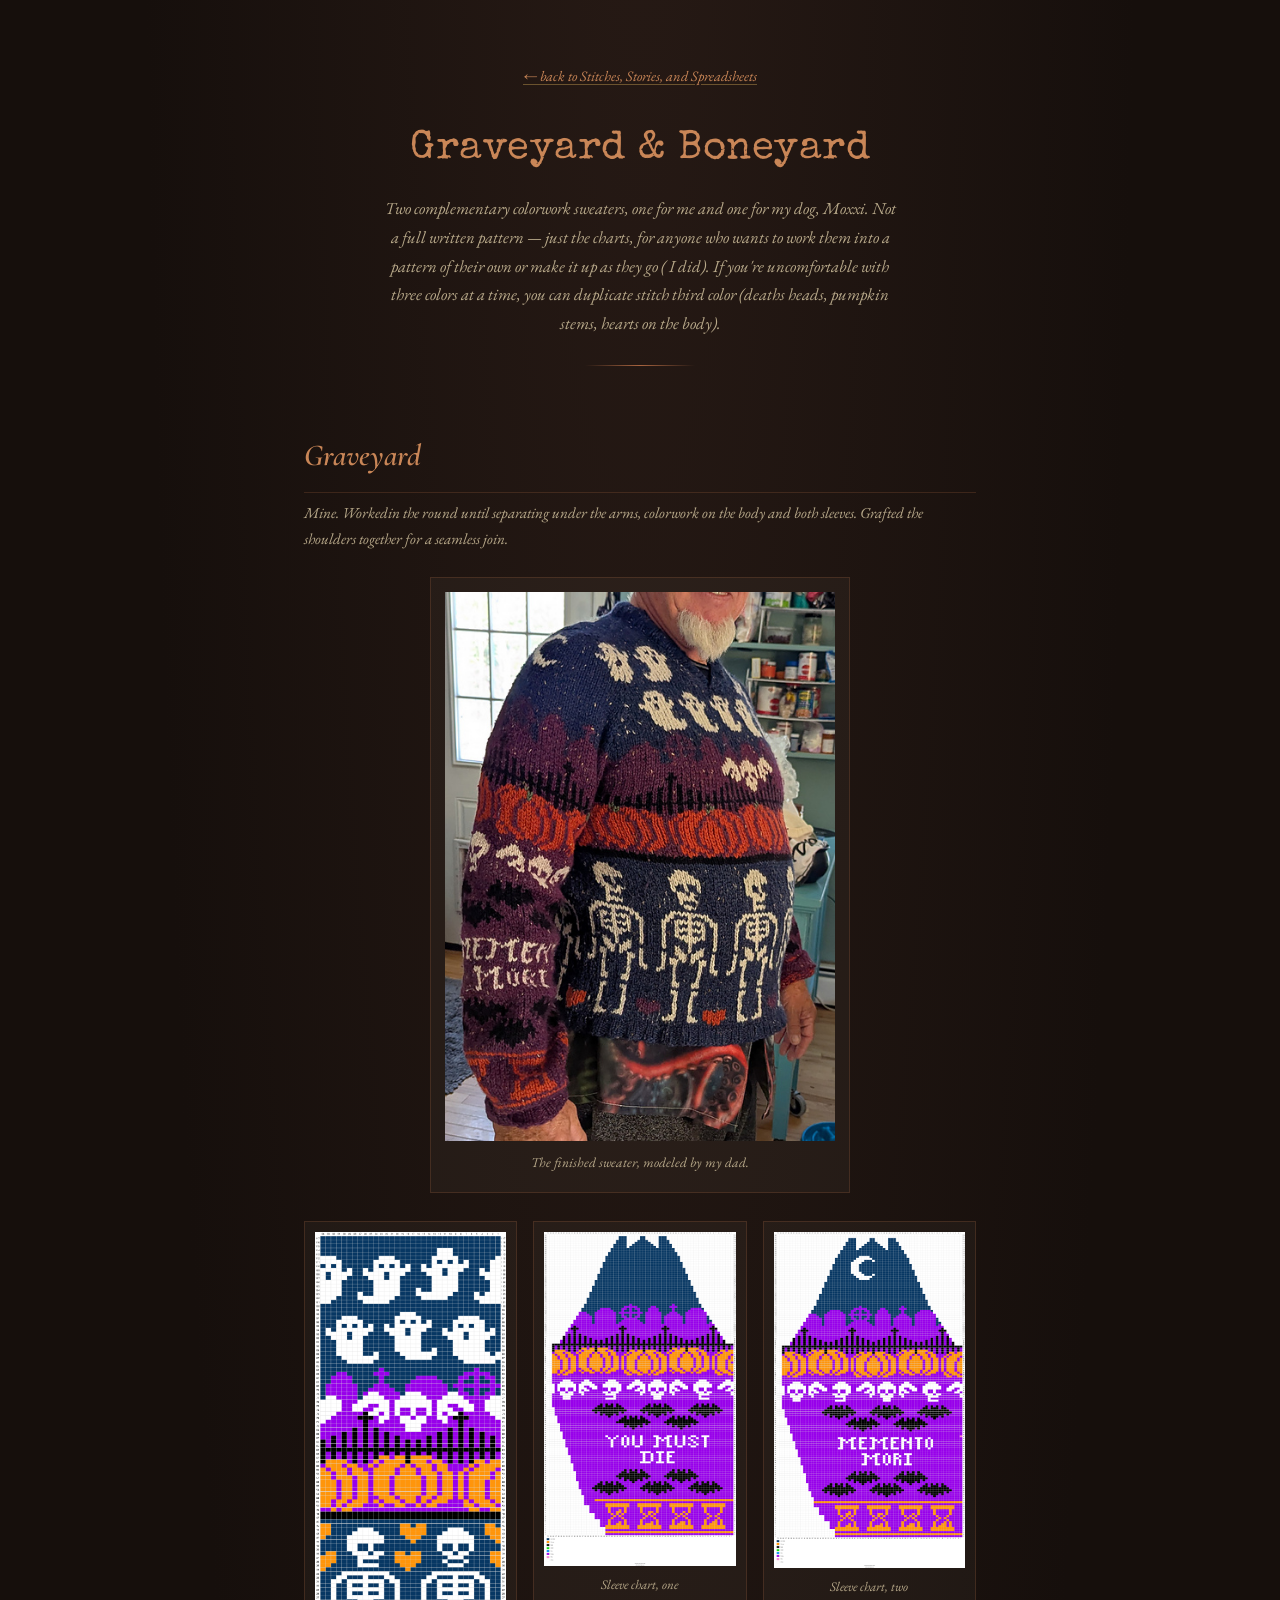
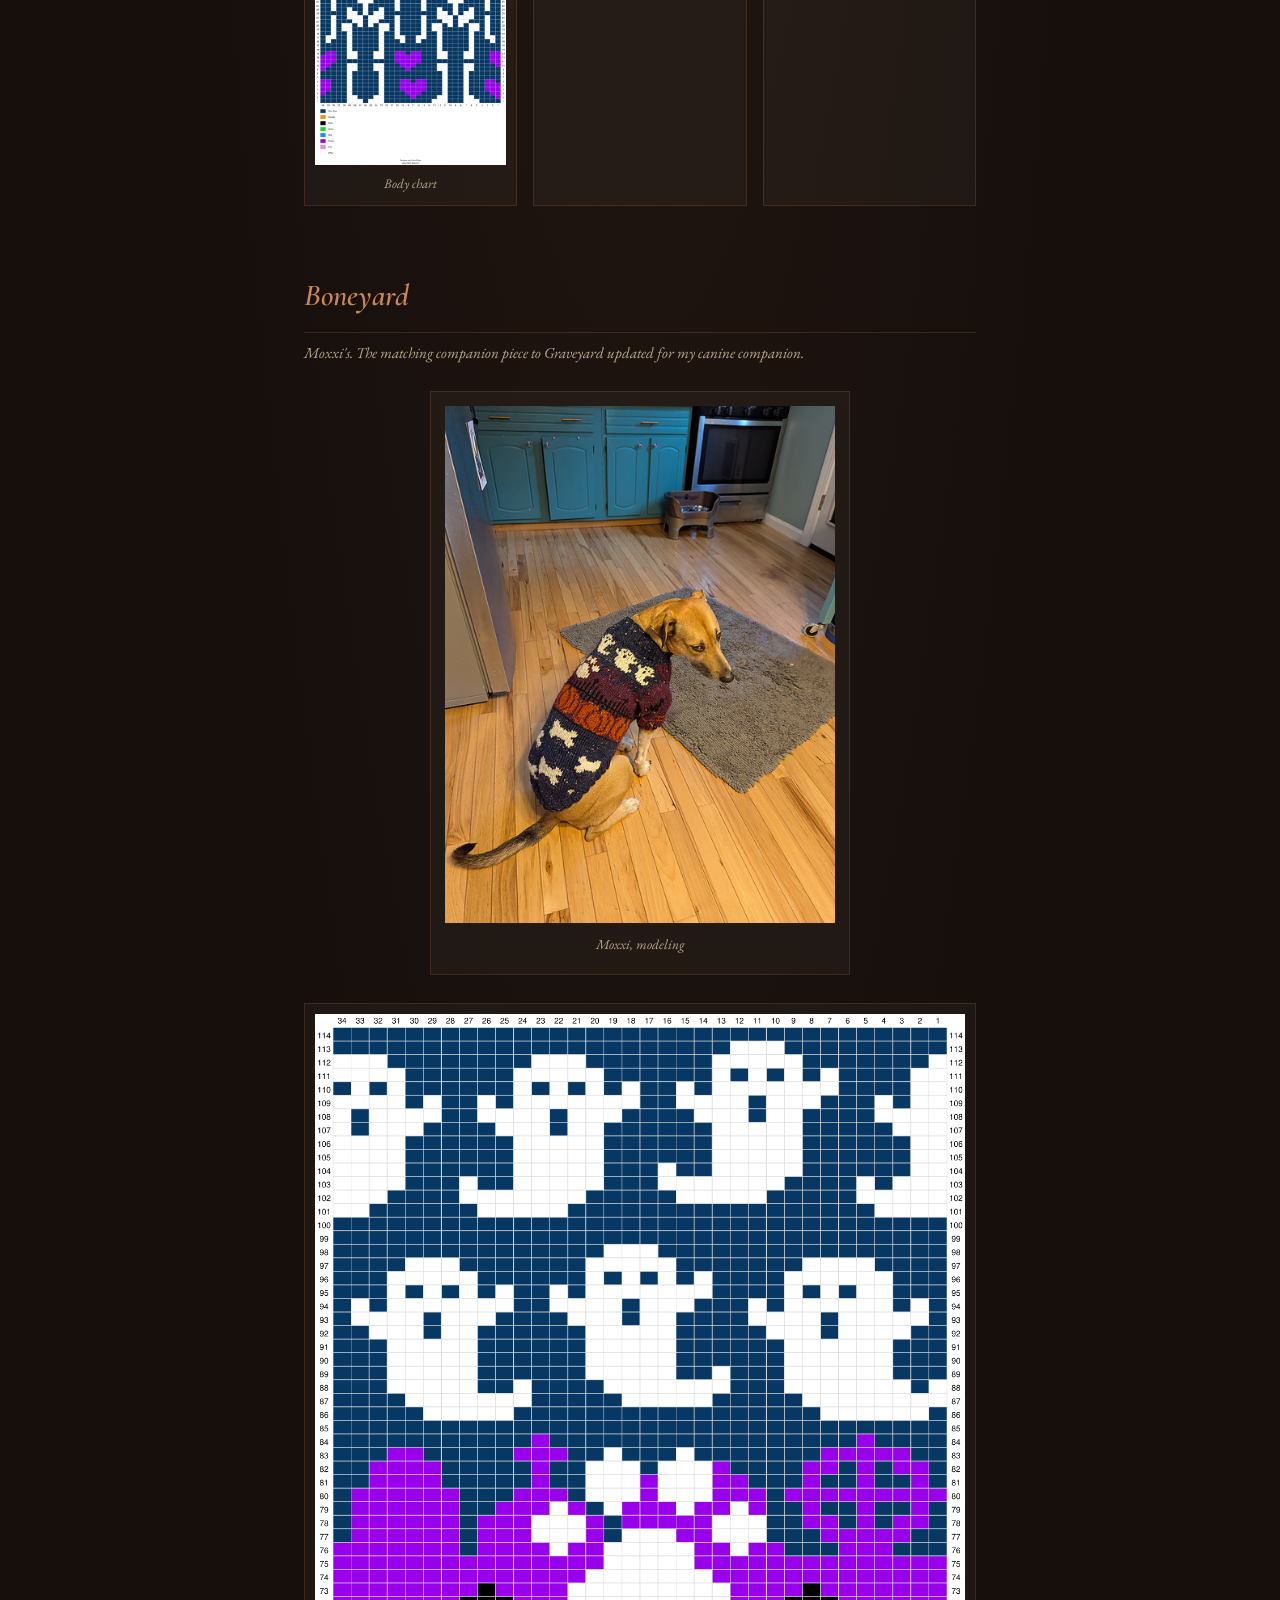
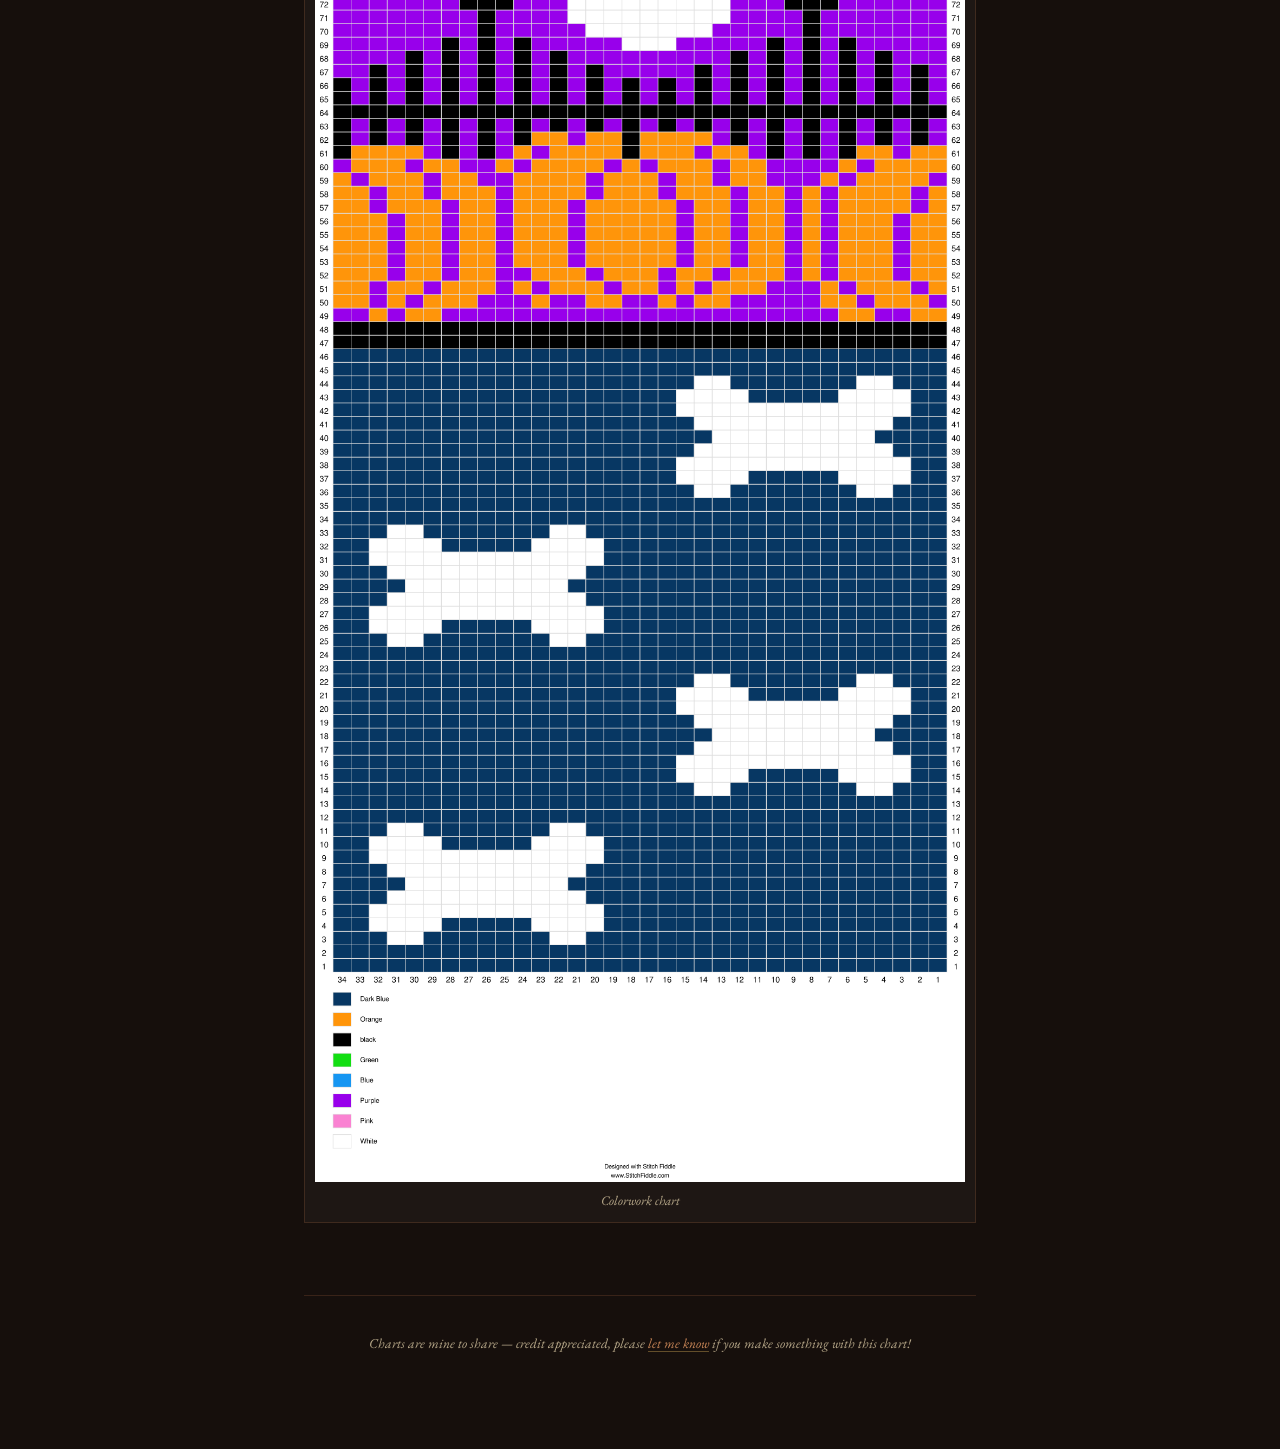
<file: sweaters.html>
<!DOCTYPE html>
<html lang="en">
<head>
<meta charset="UTF-8">
<meta name="viewport" content="width=device-width, initial-scale=1.0">
<title>Graveyard &amp; Boneyard</title>
<link rel="preconnect" href="https://fonts.googleapis.com">
<link rel="preconnect" href="https://fonts.gstatic.com" crossorigin>
<link href="https://fonts.googleapis.com/css2?family=Special+Elite&family=Cormorant+Garamond:ital,wght@1,500;1,600&family=EB+Garamond:ital,wght@0,400;0,500;1,400&display=swap" rel="stylesheet">
<style>
  :root{
    --bg: #160f0c;
    --bg-vignette: radial-gradient(ellipse at 50% -10%, #271a15 0%, #160f0c 55%);
    --paper: #e8dcc0;
    --paper-dim: #b8a98a;
    --brass: #a8643f;
    --brass-bright: #c98657;
    --wine: #7c2530;
    --wine-bright: #b8434c;
    --hair: rgba(168,100,63,0.24);
  }
  *{box-sizing:border-box;}
  html{scroll-behavior:smooth;}
  body{
    margin:0;
    background:var(--bg-vignette), var(--bg);
    color:var(--paper);
    font-family:'EB Garamond', serif;
    font-size:19px;
    line-height:1.7;
    -webkit-font-smoothing:antialiased;
  }
  h1,h2{
    color:var(--brass-bright);
    margin:0;
  }
  h2{
    font-family:'Cormorant Garamond', serif;
  }
  a{color:var(--brass-bright); text-decoration-color:rgba(215,172,87,0.4); text-underline-offset:3px;}
  a:hover{color:var(--wine-bright); text-decoration-color:rgba(184,67,76,0.5);}

  .wrap{max-width:720px; margin:0 auto; padding:64px 24px 80px;}

  header.hero{text-align:center; margin-bottom:8px;}
  header.hero h1{
    font-family:'Special Elite', cursive;
    font-size:clamp(1.8rem, 5.5vw, 2.5rem);
    font-weight:400;
    letter-spacing:0.5px;
  }
  header.hero .subtitle{
    font-style:italic;
    color:var(--paper-dim);
    font-size:1.05rem;
    margin:10px 0 0;
    max-width:520px;
    margin-left:auto;
    margin-right:auto;
  }
  .back-link{
    display:block;
    text-align:center;
    font-style:italic;
    font-size:0.9rem;
    margin-bottom:28px;
  }
  .ornament{
    width:110px; height:1px;
    background:linear-gradient(90deg, transparent, var(--brass), transparent);
    margin:28px auto;
  }

  section{margin:64px 0;}
  section h2{
    font-size:1.9rem;
    font-style:italic;
    font-weight:600;
    padding-bottom:10px;
    border-bottom:1px solid var(--hair);
    margin-bottom:8px;
  }
  section > .note{
    color:var(--paper-dim);
    font-size:0.95rem;
    font-style:italic;
    margin:0 0 24px;
  }
  section p{margin:0 0 10px;}

  .chart-grid{
    display:flex;
    gap:16px;
    flex-wrap:wrap;
    margin-bottom:28px;
  }
  .chart-grid figure{
    margin:0;
    background:rgba(232,220,192,0.04);
    border:1px solid var(--hair);
    padding:10px;
    flex:1 1 200px;
  }
  .chart-grid a{display:block; line-height:0;}
  .chart-grid img{
    display:block;
    width:100%;
    height:auto;
    cursor:zoom-in;
  }
  .chart-grid figcaption{
    font-style:italic;
    color:var(--paper-dim);
    font-size:0.82rem;
    text-align:center;
    margin-top:8px;
  }

  .final-photo{
    background:rgba(232,220,192,0.04);
    border:1px solid var(--hair);
    padding:14px 14px 18px;
    max-width:420px;
    margin:0 auto 28px;
  }
  .final-photo a{display:block; line-height:0;}
  .final-photo img{
    display:block;
    width:100%;
    height:auto;
  }
  .final-photo figcaption{
    font-style:italic;
    color:var(--paper-dim);
    font-size:0.85rem;
    text-align:center;
    margin-top:10px;
  }

  footer{
    margin-top:72px;
    padding-top:22px;
    border-top:1px solid var(--hair);
    text-align:center;
    font-style:italic;
    font-size:0.85rem;
    color:var(--paper-dim);
  }

  @media (max-width: 480px){
    body{font-size:17px;}
  }
</style>
</head>
<body>
  <div class="wrap">
    <a class="back-link" href="/index.html">&larr; back to Stitches, Stories, and Spreadsheets</a>

    <header class="hero">
      <h1>Graveyard &amp; Boneyard</h1>
      <p class="subtitle">Two complementary colorwork sweaters, one for me and one for my dog, Moxxi. Not a full written pattern &mdash; just the charts, for anyone who wants to work them into a pattern of their own or make it up as they go ( I did). If you're uncomfortable with three colors at a time, you can duplicate stitch third color (deaths heads, pumpkin stems, hearts on the body).</p>
      <p></p>
    </header>
    <div class="ornament"></div>

    <section>
      <h2>Graveyard</h2>
      <p class="note">Mine. Workedin the round until separating under the arms, colorwork on the body and both sleeves. Grafted the shoulders together for a seamless join.</p>
      <figure class="final-photo">
        <a href="/GraveyardDesi.jpg" target="_blank" rel="noopener">
          <img src="/GraveyardDesi.jpg" alt="Finished Graveyard sweater, worn">
        </a>
        <figcaption>The finished sweater, modeled by my dad.</figcaption>
      </figure>
      <div class="chart-grid">
        <figure>
          <a href="/Graveyard.png" target="_blank" rel="noopener">
            <img src="/Graveyard.png" alt="Graveyard sweater body colorwork chart">
          </a>
          <figcaption>Body chart</figcaption>
        </figure>
        <figure>
          <a href="/GraveyardSleeve1.png" target="_blank" rel="noopener">
            <img src="/GraveyardSleeve1.png" alt="Graveyard sweater sleeve one colorwork chart">
          </a>
          <figcaption>Sleeve chart, one</figcaption>
        </figure>
        <figure>
          <a href="/GraveyardSleeve2.PNG" target="_blank" rel="noopener">
            <img src="/GraveyardSleeve2.png" alt="Graveyard sweater sleeve two colorwork chart">
          </a>
          <figcaption>Sleeve chart, two</figcaption>
        </figure>
      </div>
    </section>

    <section>
      <h2>Boneyard</h2>
      <p class="note">Moxxi's. The matching companion piece to Graveyard updated for my canine companion.</p>
      <figure class="final-photo">
        <a href="/BoneyardMoxxi.jpg" target="_blank" rel="noopener">
          <img src="/BoneyardMoxxi.jpg" alt="Moxxi wearing the finished Boneyard sweater">
        </a>
        <figcaption>Moxxi, modeling</figcaption>
      </figure>
      <div class="chart-grid">
        <figure>
          <a href="/Boneyard.png" target="_blank" rel="noopener">
            <img src="/Boneyard.png" alt="Boneyard sweater colorwork chart">
          </a>
          <figcaption>Colorwork chart</figcaption>
        </figure>
      </div>
    </section>

    <footer>
      <p>Charts are mine to share &mdash; credit appreciated, please <a href="mailto:jones.anaya@gmail.com">let me know</a> if you make something with this chart!</p>
    </footer>
  </div>
</body>
</html>
</file>
